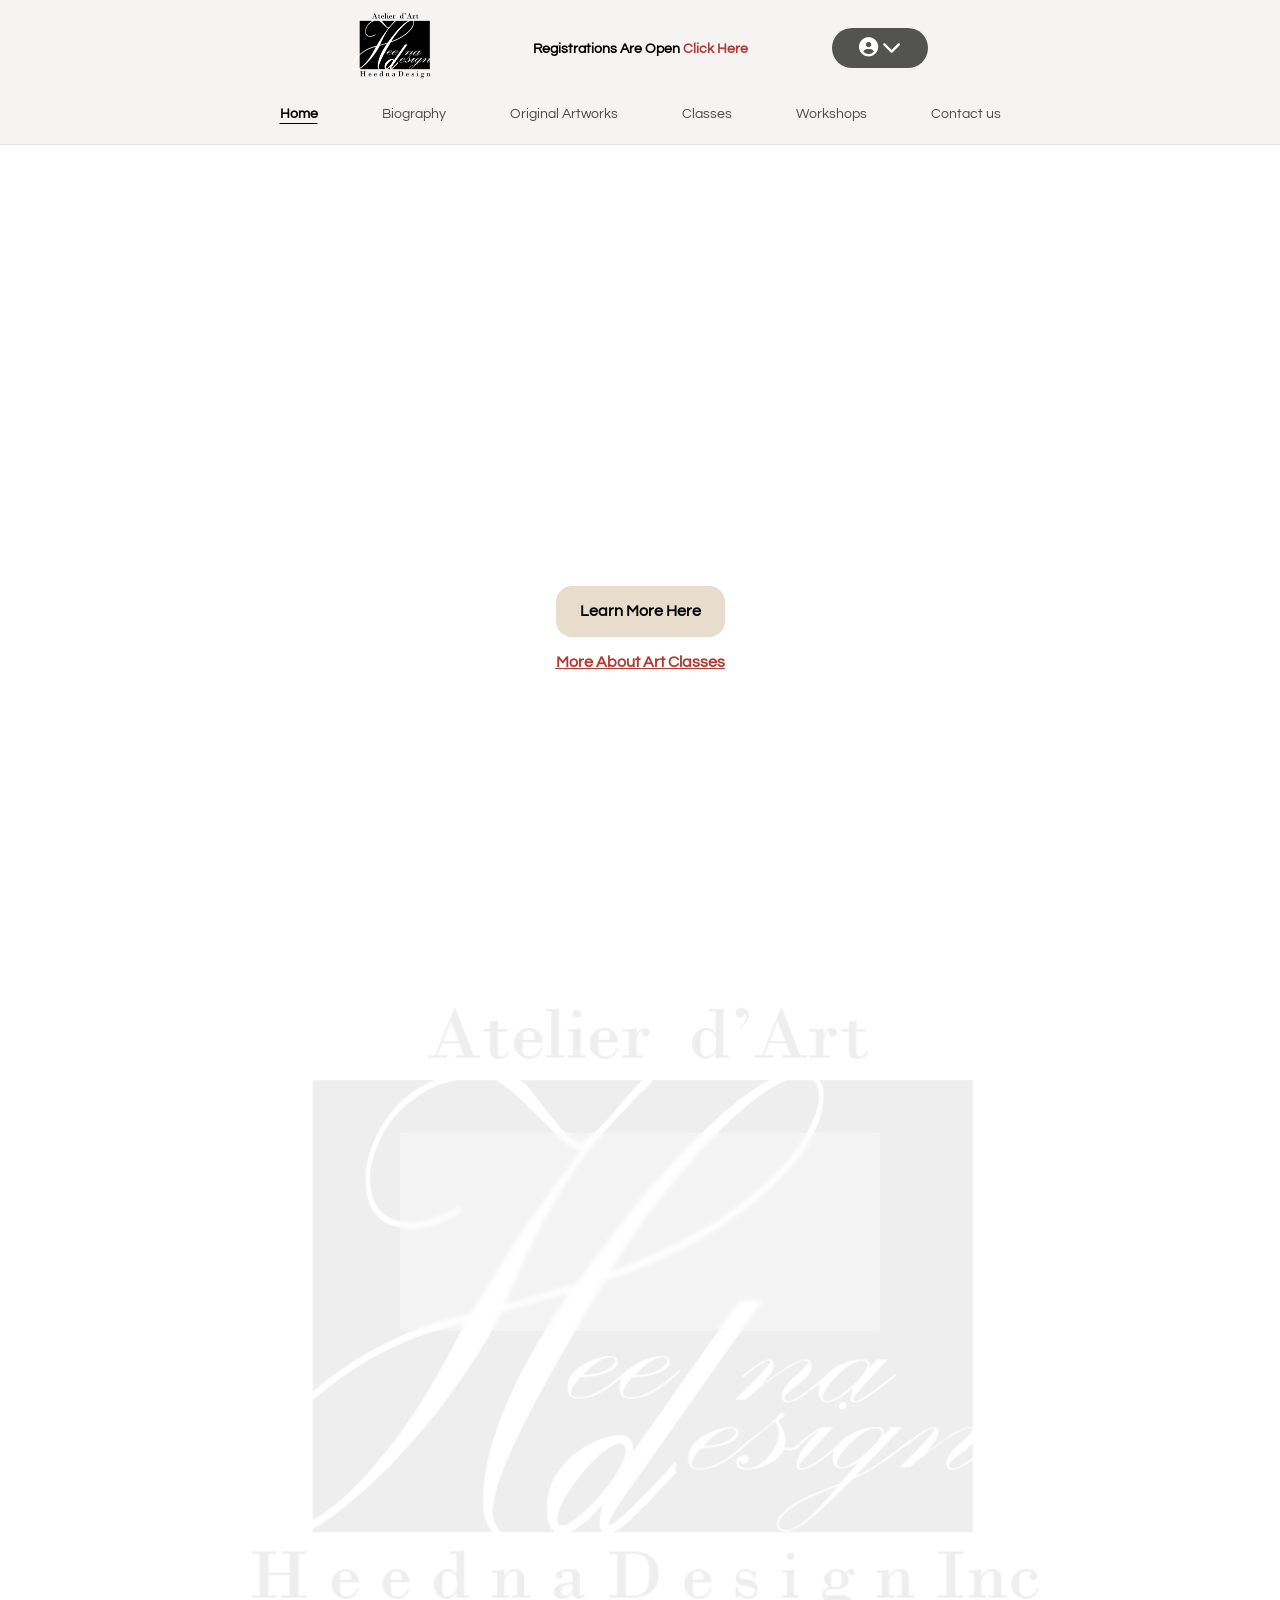
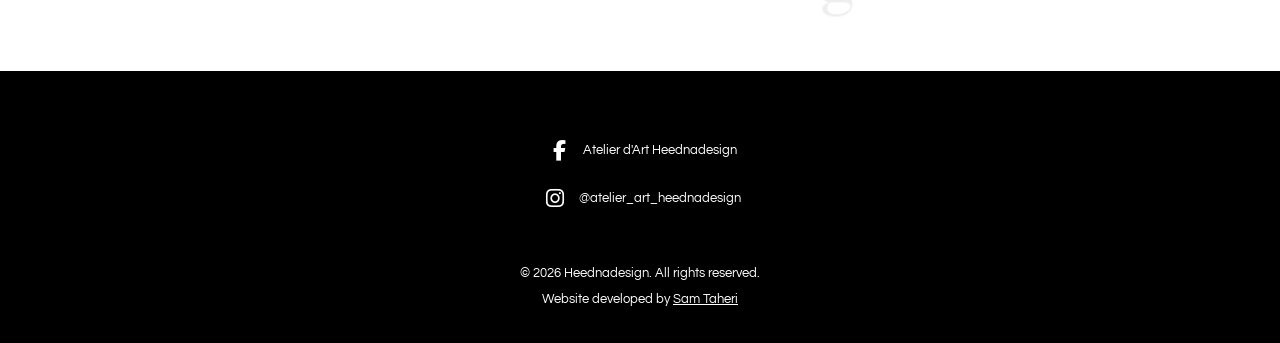
<file: index.html>
<!DOCTYPE html>
<html lang="en">
<head>
    <meta charset="UTF-8">
    <meta name="viewport" content="width=device-width, initial-scale=1.0">

    <title>Home - Heednadesign</title>

    <link rel="icon" type="image/ico" sizes="48x48" href="images\favicon48.ico">
    <link rel="apple-touch-icon" href="images\logo_apple_touch.png">

    <link rel="stylesheet" href="home-styles.css">
    

    <link rel="preconnect" href="https://fonts.googleapis.com">
    <link rel="preconnect" href="https://fonts.gstatic.com" crossorigin>
    <link href="https://fonts.googleapis.com/css2?family=Inter:ital,opsz,wght@0,14..32,100..900;1,14..32,100..900&family=Questrial&display=swap" rel="stylesheet">
    <link rel="stylesheet" href="https://cdnjs.cloudflare.com/ajax/libs/font-awesome/6.5.2/css/all.min.css">
</head>

<body>
    <header>
        <div class="top">
            <p>
                Registrations Are Open
                <a href="mailto:heednadesign@gmail.com">Click Here</a>
            </p>
            <div class="account">
                <div class="account-icon">
                    <i class="fa-solid fa-circle-user"></i>
                    <i class="fa-solid fa-chevron-down"></i>
                </div>
            </div>

            <div>
                <button class="menu-button" type="button">
                     <i class="fa-solid fa-bars"></i>
                </button>
            </div>
            <div class="small-logo">
                <a href="index.html"><img class="non-draggable" src="images\logo.png" alt="Heednadesign Navbar Logo"></a>
            </div>
        </div>

        <nav>
            <ul class="nav-links">
                <li><a href="index.html" class="nav-hover-current">Home</a></li>
                <li><a href="biography.html">Biography</a></li>
                <li><a href="artworks.html">Original Artworks</a></li>
                <li class="dropdown"><a>Classes</a>
                    <ul class="dropdown-menu">
                        <li><a href="kids-classes.html">Kids Drawing/Painting</a></li>
                        <li><a href="adult-classes.html">Adults Drawing/Painting</a></li>
                    </ul>
                </li>
                <li><a href="workshops.html">Workshops</a></li>
                <li><a href="contact.html">Contact us</a></li>
            </ul> 
        </nav>
    </header>

    <main style="padding:0;">

        <section class="hero">
            <video class="background-video" autoplay muted loop playsinline>
                <source src="videos\paintingintroclip_1.mp4" type="video/mp4">
            </video>
            <div id="intro-box-video">
                Heednadesign
                <a class="home-button" href="artworks.html">Learn More Here</a>
                <a href="kids-classes.html">
                    <p class="link-courses">More About Art Classes</p>
                </a>
            </div>

        </section>

        <div class="page">
                <section class="home-box">
                    <div class="logo">
                        <img class ="non-draggable" src="images\logotransparent.png" alt="Heednadesign Background Logo">
                        <div id="intro-box">
                            Painting, to me, is a delicate window — a quiet
                            opening of the soul, through which the world
                            reveals itself in colors that feel like love, and lines
                            that whisper only truth.
                        </div>
                    </div>
                </section>
        </div>
    </main>

    

    <footer>
        <div class="social">
            
            <div class="social-line">
                <a href="https://www.facebook.com/people/Atelier-dArt-Heednadesign/100063450236830/" target="_blank">
                <i class="fa-brands fa-facebook-f facebook"></i>
                <span>Atelier d'Art Heednadesign</span>
                </a>
            </div>

            <a href="https://www.instagram.com/atelier_art_heednadesign" target="_blank">
            <div class="social-line">
                <i class="fa-brands fa-instagram instagram"></i>
                <span>@atelier_art_heednadesign</span>
            </a>
            </div>
        </div>

        <div class="copyright">
            <p>© 2026 Heednadesign. All rights reserved.</p>
            <p>Website developed by
                <a href="https://sam-taheri.com/" target="_blank" style="text-decoration: underline;">Sam Taheri</a>
            </p>
        </div>
    </footer>
    <script src="animations.js"></script>
</body>
</html>
</file>
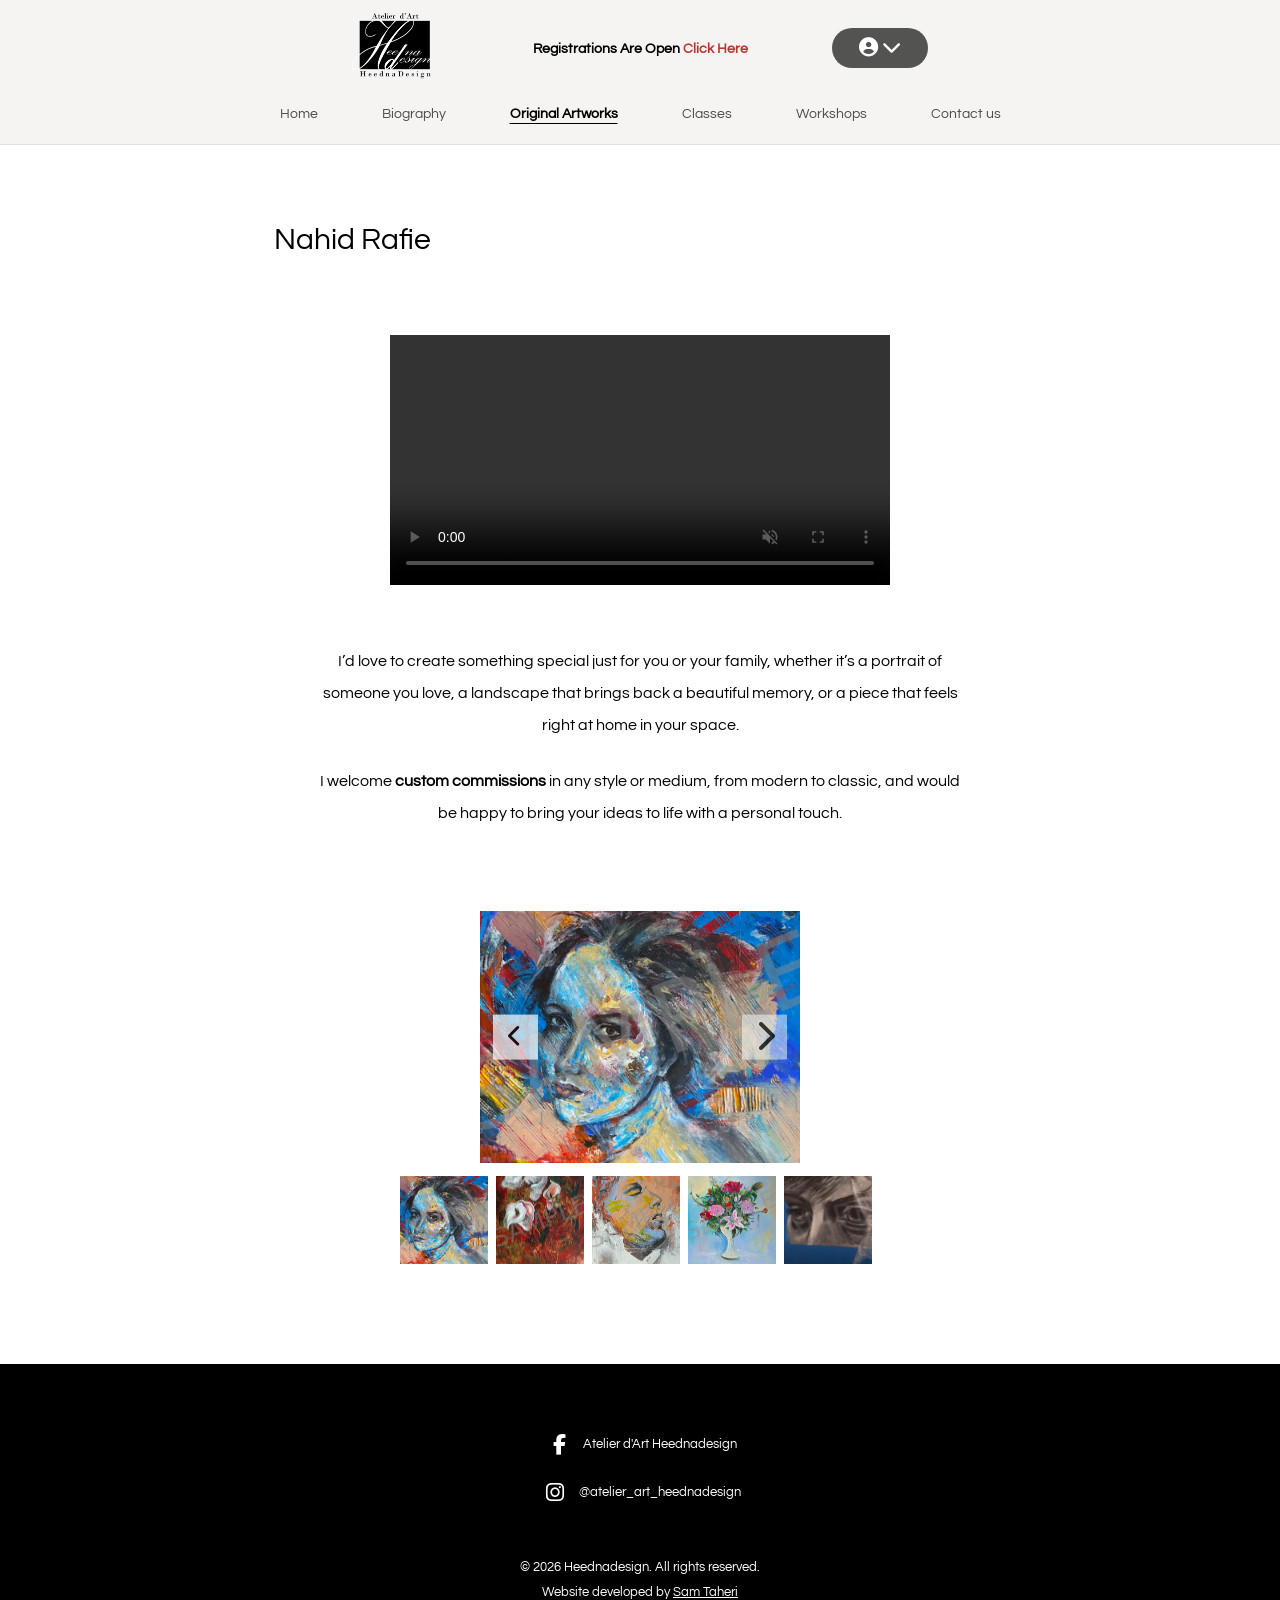
<file: artworks.html>
<!DOCTYPE html>
<html lang="en">
<head>
    <meta charset="UTF-8">
    <meta name="viewport" content="width=device-width, initial-scale=1.0">

    <title>Artworks - Heednadesign</title>

    <link rel="icon" type="image/ico" sizes="48x48" href="images\favicon48.ico">
    <link rel="apple-touch-icon" href="images\logo_apple_touch.png">

    <link rel="stylesheet" href="home-styles.css">
    <link rel="stylesheet" href="bio-styles.css">
    <link rel="stylesheet" href="kids-styles.css">

    <link rel="preconnect" href="https://fonts.googleapis.com">
    <link rel="preconnect" href="https://fonts.gstatic.com" crossorigin>
    <link href="https://fonts.googleapis.com/css2?family=Inter:ital,opsz,wght@0,14..32,100..900;1,14..32,100..900&family=Questrial&display=swap" rel="stylesheet">
    <link rel="stylesheet" href="https://cdnjs.cloudflare.com/ajax/libs/font-awesome/6.5.2/css/all.min.css">
</head>

<body>
    <header>
        <div class="top">
            <p>
                Registrations Are Open
                <a href="mailto:heednadesign@gmail.com">Click Here</a>
            </p>
            <div class="account">
                <div class="account-icon">
                    <i class="fa-solid fa-circle-user"></i>
                    <i class="fa-solid fa-chevron-down"></i>
                </div>
            </div>

            <div>
                <button class="menu-button" type="button">
                     <i class="fa-solid fa-bars"></i>
                </button>
            </div>
            <div class="small-logo">
                <a href="index.html"><img class="non-draggable" src="images\logo.png" alt="Heednadesign Navbar Logo"></a>
            </div>
        </div>

        <nav>
            <ul class="nav-links">
                <li><a href="index.html">Home</a></li>
                <li><a href="biography.html">Biography</a></li>
                <li><a href="artworks.html" class="nav-hover-current">Original Artworks</a></li>
                <li class="dropdown"><a>Classes</a>
                    <ul class="dropdown-menu">
                        <li><a href="kids-classes.html">Kids Drawing/Painting</a></li>
                        <li><a href="adult-classes.html">Adults Drawing/Painting</a></li>
                    </ul>
                </li>
                <li><a href="workshops.html">Workshops</a></li>
                <li><a href="contact.html">Contact us</a></li>
            </ul> 
        </nav>
    </header>

    <main>
        <p class="custom-text-box" style="margin-top: 2rem">Nahid Rafie</p>
        <div class="content">
            <video width="500px" controls autoplay muted>
                <source src="videos\paintingclip_1.mp4" type="video/mp4">
            </video>
            <div class="small-box" style="margin-top:2rem;">I’d love to create something special just for you or your family, 
                whether it’s a portrait of someone you love, a landscape that brings back a beautiful memory, 
                or a piece that feels right at home in your space.</div>
                <div class="small-box">I welcome <strong>custom commissions</strong> in any style or medium, 
                from modern to classic, and would be happy to bring your ideas to life with a personal touch.</div>

            <section class="artwork-slideshow">
                <div class="slideshow">
                    <div class="slideshow-main">
                        <img class="slide active" src="images\IMG_0707.png" alt="Nahid Rafie Artwork 1">
                        <img class="slide" src="images\IMG_0711.png" alt="Nahid Rafie Artwork 2">
                        <img class="slide" src="images\IMG_0709.png" alt="Nahid Rafie Artwork 3">
                        <img class="slide" src="images\IMG_0703.png" alt="Nahid Rafie Artwork 4">
                        <img class="slide" src="images\IMG_0715.png" alt="Nahid Rafie Artwork 5">
                        <img class="slide" src="images\IMG_0718.png" alt="Nahid Rafie Artwork 6">
                        <img class="slide" src="images\IMG_8414.png" alt="Nahid Rafie Artwork 7">

                        <button class="back-arrow" onclick="manualPrev()">
                            <i class="fa-solid fa-chevron-left"></i>
                        </button>

                        <button class="next-arrow" onclick="manualNext()">
                            <i class="fa-solid fa-chevron-right"></i>
                        </button>
                    </div>

                    <div class="thumbnail-window">
                        <div class="slideshow-thumbnails">
                            <img class="non-draggable" src="images\IMG_0707.png" alt="Nahid Rafie Artwork Thumbnail 1" onclick="selectSlide(0)">
                            <img class="non-draggable" src="images\IMG_0711.png" alt="Nahid Rafie Artwork Thumbnail 2" onclick="selectSlide(1)">
                            <img class="non-draggable" src="images\IMG_0709.png" alt="Nahid Rafie Artwork Thumbnail 3" onclick="selectSlide(2)">
                            <img class="non-draggable" src="images\IMG_0703.png" alt="Nahid Rafie Artwork Thumbnail 4" onclick="selectSlide(3)">
                            <img class="non-draggable" src="images\IMG_0715.png" alt="Nahid Rafie Artwork Thumbnail 5" onclick="selectSlide(4)">
                            <img class="non-draggable" src="images\IMG_0718.png" alt="Nahid Rafie Artwork Thumbnail 6" onclick="selectSlide(5)">
                            <img class="non-draggable" src="images\IMG_8414.png" alt="Nahid Rafie Artwork Thumbnail 7" onclick="selectSlide(6)">
                        </div>
                    </div>
                </div>
                <br>
            </section>
        </div>

    </main>

    <footer>
        <div class="social">
            
            <div class="social-line">
                <a href="https://www.facebook.com/people/Atelier-dArt-Heednadesign/100063450236830/" target="_blank">
                <i class="fa-brands fa-facebook-f facebook"></i>
                <span>Atelier d'Art Heednadesign</span>
                </a>
            </div>

            <a href="https://www.instagram.com/atelier_art_heednadesign" target="_blank">
            <div class="social-line">
                <i class="fa-brands fa-instagram instagram"></i>
                <span>@atelier_art_heednadesign</span>
            </a>
            </div>
        </div>

        <div class="copyright">
            <p>© 2026 Heednadesign. All rights reserved.</p>
            <p>Website developed by
                <a href="https://sam-taheri.com/" target="_blank" style="text-decoration: underline;">Sam Taheri</a>
            </p>
        </div>
    </footer>

    <script src="slideshow.js"></script>
    <script src="animations.js"></script>
</body>
</html>
</file>
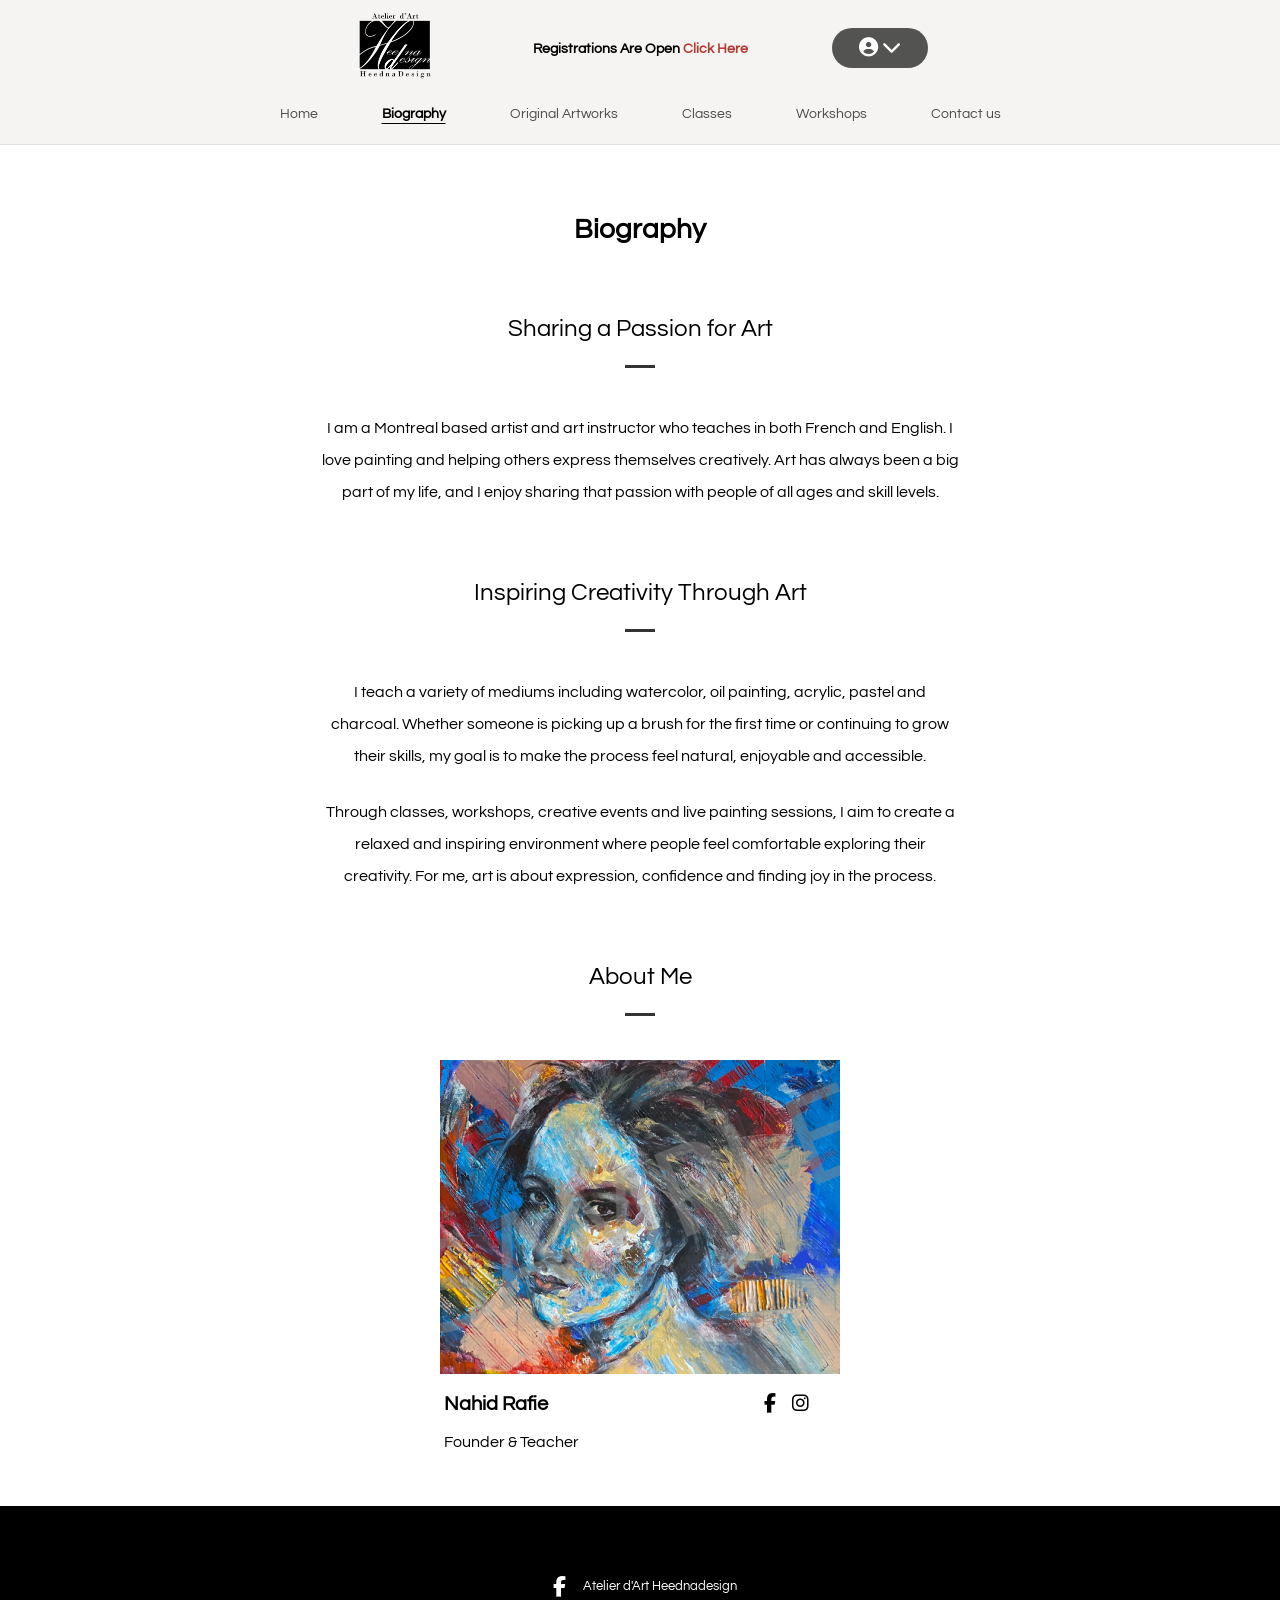
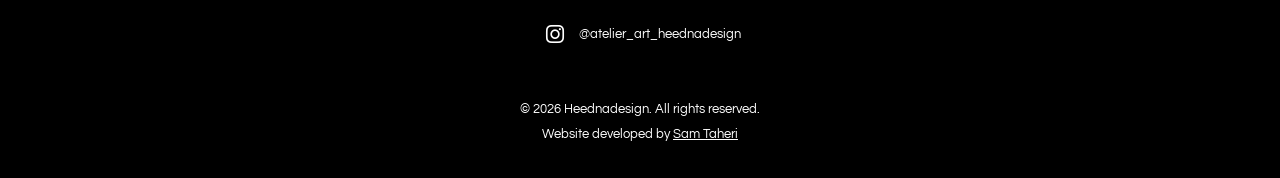
<file: biography.html>
<!DOCTYPE html>
<html lang="en">
<head>
    <meta charset="UTF-8">
    <meta name="viewport" content="width=device-width, initial-scale=1.0">

    <title>Biography - Heednadesign</title>

    <link rel="icon" type="image/ico" sizes="48x48" href="images\favicon48.ico">
    <link rel="apple-touch-icon" href="images\logo_apple_touch.png">

    <link rel="stylesheet" href="home-styles.css">
    <link rel="stylesheet" href="bio-styles.css">

    <link rel="preconnect" href="https://fonts.googleapis.com">
    <link rel="preconnect" href="https://fonts.gstatic.com" crossorigin>
    <link href="https://fonts.googleapis.com/css2?family=Inter:ital,opsz,wght@0,14..32,100..900;1,14..32,100..900&family=Questrial&display=swap" rel="stylesheet">
    <link rel="stylesheet" href="https://cdnjs.cloudflare.com/ajax/libs/font-awesome/6.5.2/css/all.min.css">
</head>

<body>
    <header>
        <div class="top">
            <p>
                Registrations Are Open
                <a href="mailto:heednadesign@gmail.com">Click Here</a>
            </p>
            <div class="account">
                <div class="account-icon">
                    <i class="fa-solid fa-circle-user"></i>
                    <i class="fa-solid fa-chevron-down"></i>
                </div>
            </div>

            <div>
                <button class="menu-button" type="button">
                     <i class="fa-solid fa-bars"></i>
                </button>
            </div>
            <div class="small-logo">
                <a href="index.html"><img class="non-draggable" src="images\logo.png" alt="Heednadesign Navbar Logo"></a>
            </div>
        </div>

        <nav>
            <ul class="nav-links">
                <li><a href="index.html">Home</a></li>
                <li><a href="biography.html" class="nav-hover-current">Biography</a></li>
                <li><a href="artworks.html">Original Artworks</a></li>
                <li class="dropdown"><a>Classes</a>
                    <ul class="dropdown-menu">
                        <li><a href="kids-classes.html">Kids Drawing/Painting</a></li>
                        <li><a href="adult-classes.html">Adults Drawing/Painting</a></li>
                    </ul>
                </li>
                <li><a href="workshops.html">Workshops</a></li>
                <li><a href="contact.html">Contact us</a></li>
            </ul> 
        </nav>
    </header>

    <main>
        <section class="biography-section">
            <h1>Biography</h1>
            <p class="sub">Sharing a Passion for Art</p>
            <div class="small-line"></div>

            <div class="small-box">
                I am a Montreal based artist and art instructor who teaches in both French and English. 
                I love painting and helping others express themselves creatively. 
                Art has always been a big part of my life, and I enjoy sharing that passion with people of all ages and skill levels.
            </div>

            <p class="sub">Inspiring Creativity Through Art</p>
            <div class="small-line"></div>

            <div class="small-box">
                I teach a variety of mediums including watercolor, oil painting, acrylic, pastel and charcoal. 
                Whether someone is picking up a brush for the first time or continuing to grow their skills, my goal is to make the process feel natural, enjoyable and accessible.
            </div>

            <div class="small-box">
                Through classes, workshops, creative events and live painting sessions, I aim to create a relaxed and inspiring environment where people feel comfortable exploring their creativity. 
                For me, art is about expression, confidence and finding joy in the process.
            </div>

             <p class="sub">About Me</p>
            <div class="small-line"></div>
            <img class="bio-img non-draggable" src="images\IMG_0707.png" alt="Nahid Rafie Profile Picture">
            <div class="social-box">
                <div class="social-top">
                    <p class="social-box-title">Nahid Rafie</p>
                    <div class="social-icons">
                        <a href="https://www.facebook.com/people/Atelier-dArt-Heednadesign/100063450236830/" target="_blank"><i class="fa-brands fa-facebook-f"></i></a>
                        <a href="https://www.instagram.com/atelier_art_heednadesign" target="_blank"><i class="fa-brands fa-instagram"></i></a>
                    </div>
                </div>
                <p class="social-box-text">Founder & Teacher</p>
            </div>
            <br>
            <br>
        </section>

    </main>

    <footer>
        <div class="social">
            
            <div class="social-line">
                <a href="https://www.facebook.com/people/Atelier-dArt-Heednadesign/100063450236830/" target="_blank">
                <i class="fa-brands fa-facebook-f facebook"></i>
                <span>Atelier d'Art Heednadesign</span>
                </a>
            </div>

            <a href="https://www.instagram.com/atelier_art_heednadesign" target="_blank">
            <div class="social-line">
                <i class="fa-brands fa-instagram instagram"></i>
                <span>@atelier_art_heednadesign</span>
            </a>
            </div>
        </div>

        <div class="copyright">
            <p>© 2026 Heednadesign. All rights reserved.</p>
            <p>Website developed by
                <a href="https://sam-taheri.com/" target="_blank" style="text-decoration: underline;">Sam Taheri</a>
            </p>
        </div>
    </footer>
    <script src="animations.js"></script>
</body>
</html>
</file>
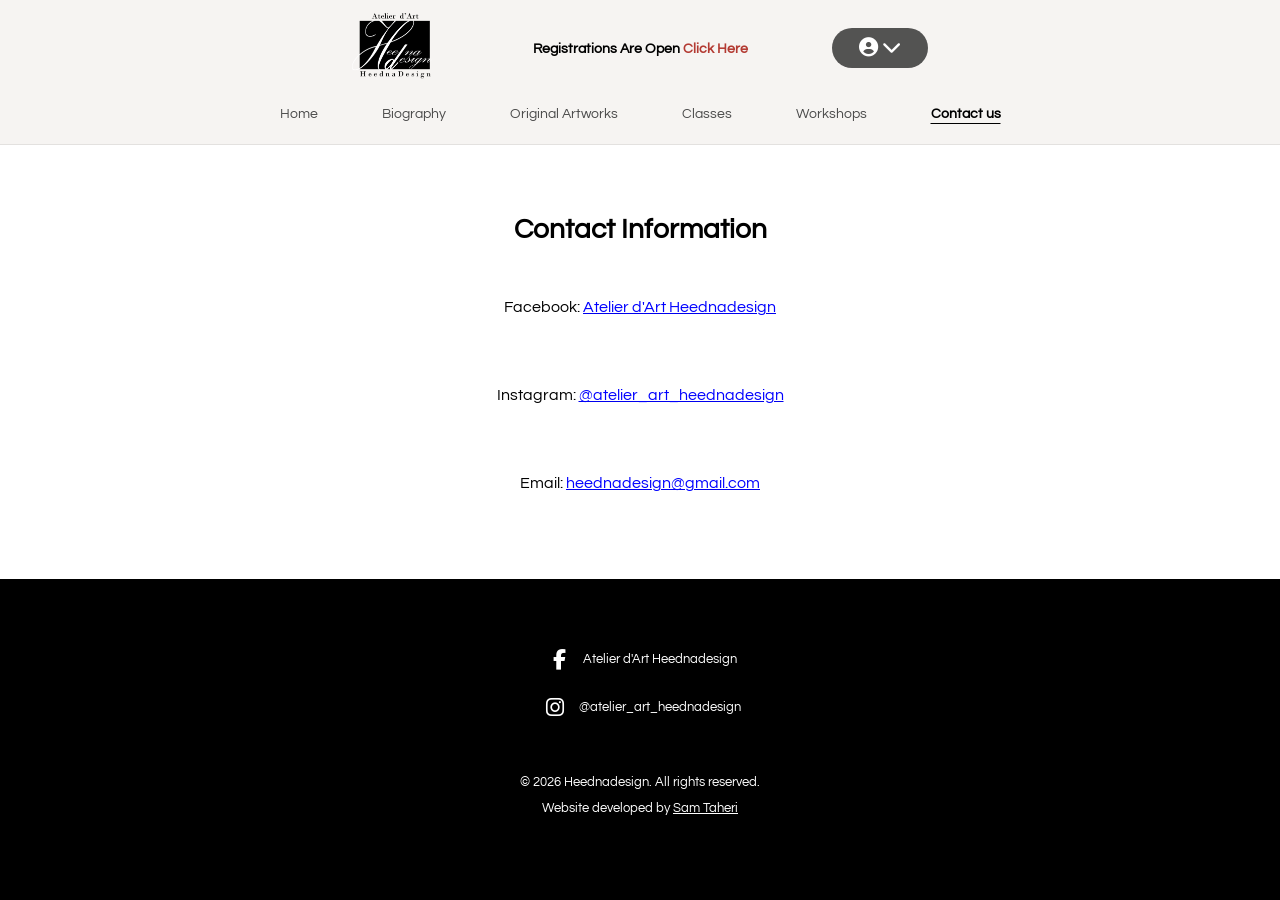
<file: contact.html>
<!DOCTYPE html>
<html lang="en">
<head>
    <meta charset="UTF-8">
    <meta name="viewport" content="width=device-width, initial-scale=1.0">

    <title>Contact Us - Heednadesign</title>

    <link rel="icon" type="image/ico" sizes="48x48" href="images\favicon48.ico">
    <link rel="apple-touch-icon" href="images\logo_apple_touch.png">

    <link rel="stylesheet" href="home-styles.css">
    <link rel="stylesheet" href="bio-styles.css">

    <link rel="preconnect" href="https://fonts.googleapis.com">
    <link rel="preconnect" href="https://fonts.gstatic.com" crossorigin>
    <link href="https://fonts.googleapis.com/css2?family=Inter:ital,opsz,wght@0,14..32,100..900;1,14..32,100..900&family=Questrial&display=swap" rel="stylesheet">
    <link rel="stylesheet" href="https://cdnjs.cloudflare.com/ajax/libs/font-awesome/6.5.2/css/all.min.css">
</head>

<body>
    <header>
        <div class="top">
            <p>
                Registrations Are Open
                <a href="mailto:heednadesign@gmail.com">Click Here</a>
            </p>
            <div class="account">
                <div class="account-icon">
                    <i class="fa-solid fa-circle-user"></i>
                    <i class="fa-solid fa-chevron-down"></i>
                </div>
            </div>

            <div>
                <button class="menu-button" type="button">
                     <i class="fa-solid fa-bars"></i>
                </button>
            </div>
            <div class="small-logo">
                <a href="index.html"><img class="non-draggable" src="images\logo.png"></a>
            </div>
        </div>

        <nav>
            <ul class="nav-links">
                <li><a href="index.html">Home</a></li>
                <li><a href="biography.html">Biography</a></li>
                <li><a href="artworks.html">Original Artworks</a></li>
                <li class="dropdown"><a>Classes</a>
                    <ul class="dropdown-menu">
                        <li><a href="kids-classes.html">Kids Drawing/Painting</a></li>
                        <li><a href="adult-classes.html">Adults Drawing/Painting</a></li>
                    </ul>
                </li>
                <li><a href="workshops.html">Workshops</a></li>
                <li><a href="contact.html" class="nav-hover-current">Contact us</a></li>
            </ul> 
        </nav>
    </header>

    <main>
        <section class="contact-section">
            <h1>Contact Information</h1>
            <div class="small-box" style="padding-bottom: 2rem;">
                Facebook:
                <a href="https://www.facebook.com/people/Atelier-dArt-Heednadesign/100063450236830/" target="_blank">
                <span class="url">Atelier d'Art Heednadesign</span></a>
            </div>
            <div class="small-box" style="padding-bottom: 2rem;">
                Instagram: 
                <a href="https://www.instagram.com/atelier_art_heednadesign" target="_blank">
                <span class="url">@atelier_art_heednadesign</span></a>
            </div>
            <div class="small-box" style="padding-bottom: 5rem;">
                Email: 
                <a href="mailto:heednadesign@gmail.com" target="_blank">
                <span class="url">heednadesign@gmail.com</span></a>
            </div>


        </section>

    </main>

    <footer>
        <div class="social">
            
            <div class="social-line">
                <a href="https://www.facebook.com/people/Atelier-dArt-Heednadesign/100063450236830/" target="_blank">
                <i class="fa-brands fa-facebook-f facebook"></i>
                <span>Atelier d'Art Heednadesign</span>
                </a>
            </div>

            <a href="https://www.instagram.com/atelier_art_heednadesign" target="_blank">
            <div class="social-line">
                <i class="fa-brands fa-instagram instagram"></i>
                <span>@atelier_art_heednadesign</span>
            </a>
            </div>
        </div>

        <div class="copyright">
            <p>© 2026 Heednadesign. All rights reserved.</p>
            <p>Website developed by
                <a href="https://sam-taheri.com/" target="_blank" style="text-decoration: underline;">Sam Taheri</a>
            </p>
        </div>
    </footer>
    <script src="animations.js"></script>
</body>
</html>
</file>
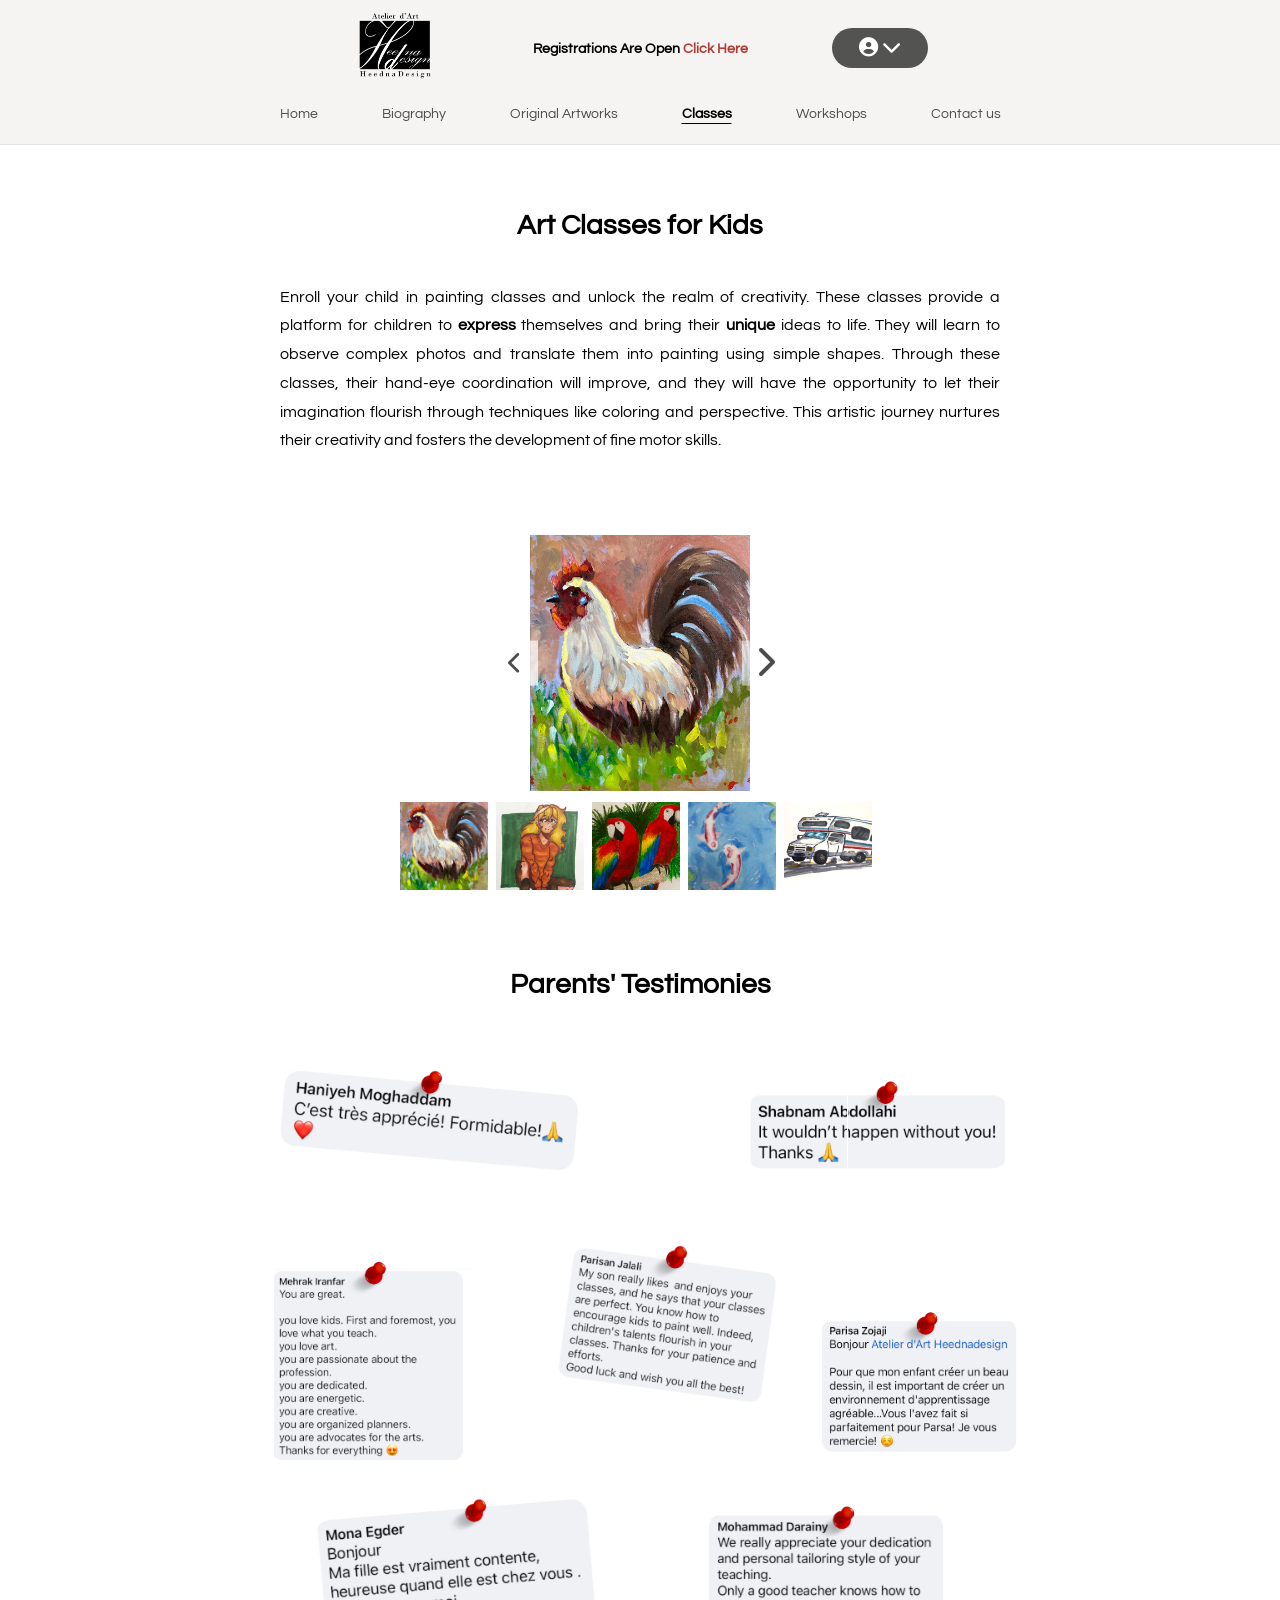
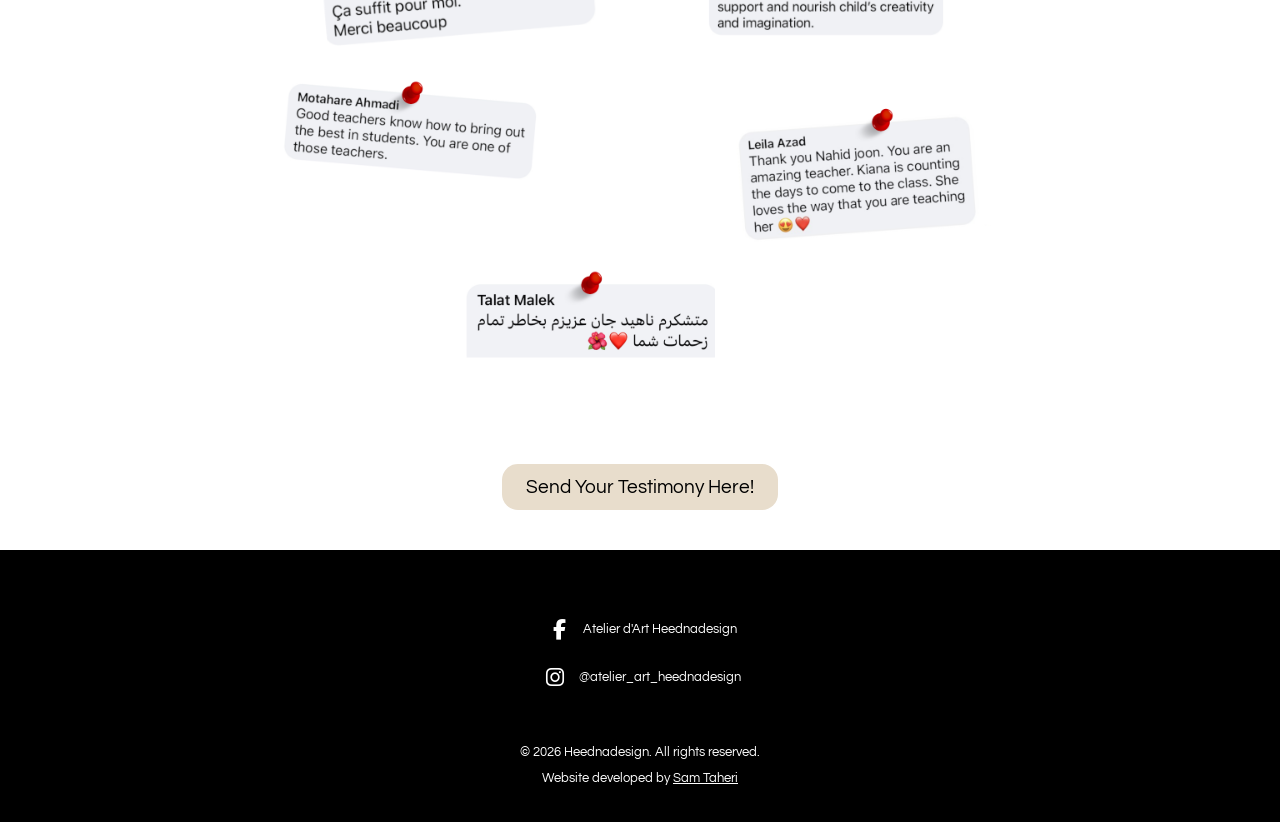
<file: kids-classes.html>
<!DOCTYPE html>
<html lang="en">
<head>
    <meta charset="UTF-8">
    <meta name="viewport" content="width=device-width, initial-scale=1.0">

    <title>Kids Classes - Heednadesign</title>

    <link rel="icon" type="image/ico" sizes="48x48" href="images\favicon48.ico">
    <link rel="apple-touch-icon" href="images\logo_apple_touch.png">

    <link rel="stylesheet" href="home-styles.css">
    <link rel="stylesheet" href="kids-styles.css">

    <link rel="preconnect" href="https://fonts.googleapis.com">
    <link rel="preconnect" href="https://fonts.gstatic.com" crossorigin>
    <link href="https://fonts.googleapis.com/css2?family=Inter:ital,opsz,wght@0,14..32,100..900;1,14..32,100..900&family=Questrial&display=swap" rel="stylesheet">
    <link rel="stylesheet" href="https://cdnjs.cloudflare.com/ajax/libs/font-awesome/6.5.2/css/all.min.css">
</head>

<body>
    <header>
        <div class="top">
            <p>
                Registrations Are Open
                <a href="mailto:heednadesign@gmail.com">Click Here</a>
            </p>
            <div class="account">
                <div class="account-icon">
                    <i class="fa-solid fa-circle-user"></i>
                    <i class="fa-solid fa-chevron-down"></i>
                </div>
            </div>

            <div>
                <button class="menu-button" type="button">
                     <i class="fa-solid fa-bars"></i>
                </button>
            </div>
            <div class="small-logo">
                <a href="index.html"><img class="non-draggable" src="images\logo.png" alt="Heednadesign Navbar Logo"></a>
            </div>
        </div>
        <nav>
            <ul class="nav-links">
                <li><a href="index.html">Home</a></li>
                <li><a href="biography.html">Biography</a></li>
                <li><a href="artworks.html">Original Artworks</a></li>
                <li class="dropdown"><a class="nav-hover-current">Classes</a>
                    <ul class="dropdown-menu">
                        <li><a href="kids-classes.html" class="nav-hover-current">Kids Drawing/Painting</a></li>
                        <li><a href="adult-classes.html">Adults Drawing/Painting</a></li>
                    </ul>
                </li>
                <li><a href="workshops.html">Workshops</a></li>
                <li><a href="contact.html">Contact us</a></li>
            </ul> 
        </nav>
    </header>

    <main>
        <h1>Art Classes for Kids</h1>
        <section class="kids-description">
            <div class="text-box">
                Enroll your child in painting classes and unlock the realm of creativity. 
                These classes provide a platform for children to <strong>express</strong> themselves and bring their <strong>unique</strong> ideas to life. 
                They will learn to observe complex photos and translate them into painting using simple shapes. 
                Through these classes, their hand-eye coordination will improve, and they will have the opportunity to let their imagination flourish through techniques like coloring and perspective. 
                This artistic journey nurtures their creativity and fosters the development of fine motor skills.
            </div>
        </section>

        <section class="slideshow-section">
            <div class="slideshow">
                <div class="slideshow-main">
                    <img class="slide active" src="images\rooster.jpeg" alt="rooster kids artwork">
                    <img class="slide" src="images\anime.jpeg" alt="anime kids artwork"> 
                    <img class="slide" src="images\toucan.png" alt="toucan kids artwork">
                    <img class="slide" src="images\fish.jpeg" alt="fish kids artwork">
                    <img class="slide" src="images\RV.jpeg" alt="RV kids artwork">
                    <img class="slide" src="images\deer.jpg" alt="deer kids artwork">
                    <img class="slide" src="images\galaxy2.jpeg" alt="galaxy kids artwork">
                    <img class="slide" src="images\panda.jpg" alt="panda kids artwork">
                    <img class="slide" src="images\heart.png" alt="heart kids artwork">
                    <img class="slide" src="images\house.jpeg" alt="house kids artwork">
                    <img class="slide" src="images\galaxy.jpeg" alt="galaxy kids artwork">
                    <img class="slide" src="images\perro2.png" alt="parrot kids artwork">

                    <button class="back-arrow" onclick="manualPrev()">
                        <i class="fa-solid fa-chevron-left"></i>
                    </button>

                    <button class="next-arrow" onclick="manualNext()">
                        <i class="fa-solid fa-chevron-right"></i>
                    </button>
                </div>

                <div class="thumbnail-window">
                    <div class="slideshow-thumbnails">
                        <img class="non-draggable" src="images\rooster.jpeg" alt="rooster kids thumbnail" onclick="selectSlide(0)">
                        <img class="non-draggable" src="images\anime.jpeg" alt="anime kids thumbnail" onclick="selectSlide(1)">
                        <img class="non-draggable" src="images\toucan.png" alt="toucan kids thumbnail" onclick="selectSlide(2)">
                        <img class="non-draggable" src="images\fish.jpeg" alt="fish kids thumbnail" onclick="selectSlide(3)">
                        <img class="non-draggable" src="images\RV.jpeg" alt="RV kids thumbnail" onclick="selectSlide(4)">
                        <img class="non-draggable" src="images\deer.jpg" alt="deer kids thumbnail" onclick="selectSlide(5)">
                        <img class="non-draggable" src="images\galaxy2.jpeg" alt="galaxy kids thumbnail" onclick="selectSlide(6)">
                        <img class="non-draggable" src="images\panda.jpg" alt="panda kids thumbnail" onclick="selectSlide(7)">
                        <img class="non-draggable" src="images\heart.png" alt="heart kids thumbnail" onclick="selectSlide(8)">
                        <img class="non-draggable" src="images\house.jpeg" alt="house kids thumbnail" onclick="selectSlide(9)">
                        <img class="non-draggable" src="images\galaxy.jpeg" alt="galaxy kids thumbnail" onclick="selectSlide(10)">
                        <img class="non-draggable" src="images\perro2.png" alt="parrot kids thumbnail" onclick="selectSlide(11)">

                    </div>
                </div>
            </div>
        </section>

        <h1>Parents' Testimonies</h1>
        <section class="parent-testimony-section">
            <div class="testimony-animation">
                <img class="testimony-images non-draggable" src="images\testimony_kids1.png" alt="parents' testimony image group 1">
            </div>

            <div class="testimony-animation">
                <img class="testimony-images non-draggable" src="images\testimony_kids2.png" alt="parents' testimony image group 2">
            </div>

            <div class="testimony-animation">
                <img class="testimony-images non-draggable" src="images\testimony_kids3.png" alt="parents' testimony image group 3">
            </div>

            <div class="testimony-animation">
                <img class="testimony-images non-draggable" src="images\testimony_kids4.png" alt="parents' testimony image group 4">
                <a href="mailto:heednadesign@gmail.com" class="testimony-button">Send Your Testimony Here!</a>
                <br>
                <br>
            </div>
        

        </section>
    </main>


    <footer>
        <div class="social">
            
            <div class="social-line">
                <a href="https://www.facebook.com/people/Atelier-dArt-Heednadesign/100063450236830/" target="_blank">
                <i class="fa-brands fa-facebook-f facebook"></i>
                <span>Atelier d'Art Heednadesign</span>
                </a>
            </div>

            <a href="https://www.instagram.com/atelier_art_heednadesign" target="_blank">
            <div class="social-line">
                <i class="fa-brands fa-instagram instagram"></i>
                <span>@atelier_art_heednadesign</span>
            </a>
            </div>
        </div>

        <div class="copyright">
            <p>© 2026 Heednadesign. All rights reserved.</p>
            <p>Website developed by
                <a href="https://sam-taheri.com/" target="_blank" style="text-decoration: underline;">Sam Taheri</a>
            </p>
        </div>
    </footer>

    <script src="slideshow.js"></script>
    <script src="animations.js"></script>

</body>
</html>
</file>
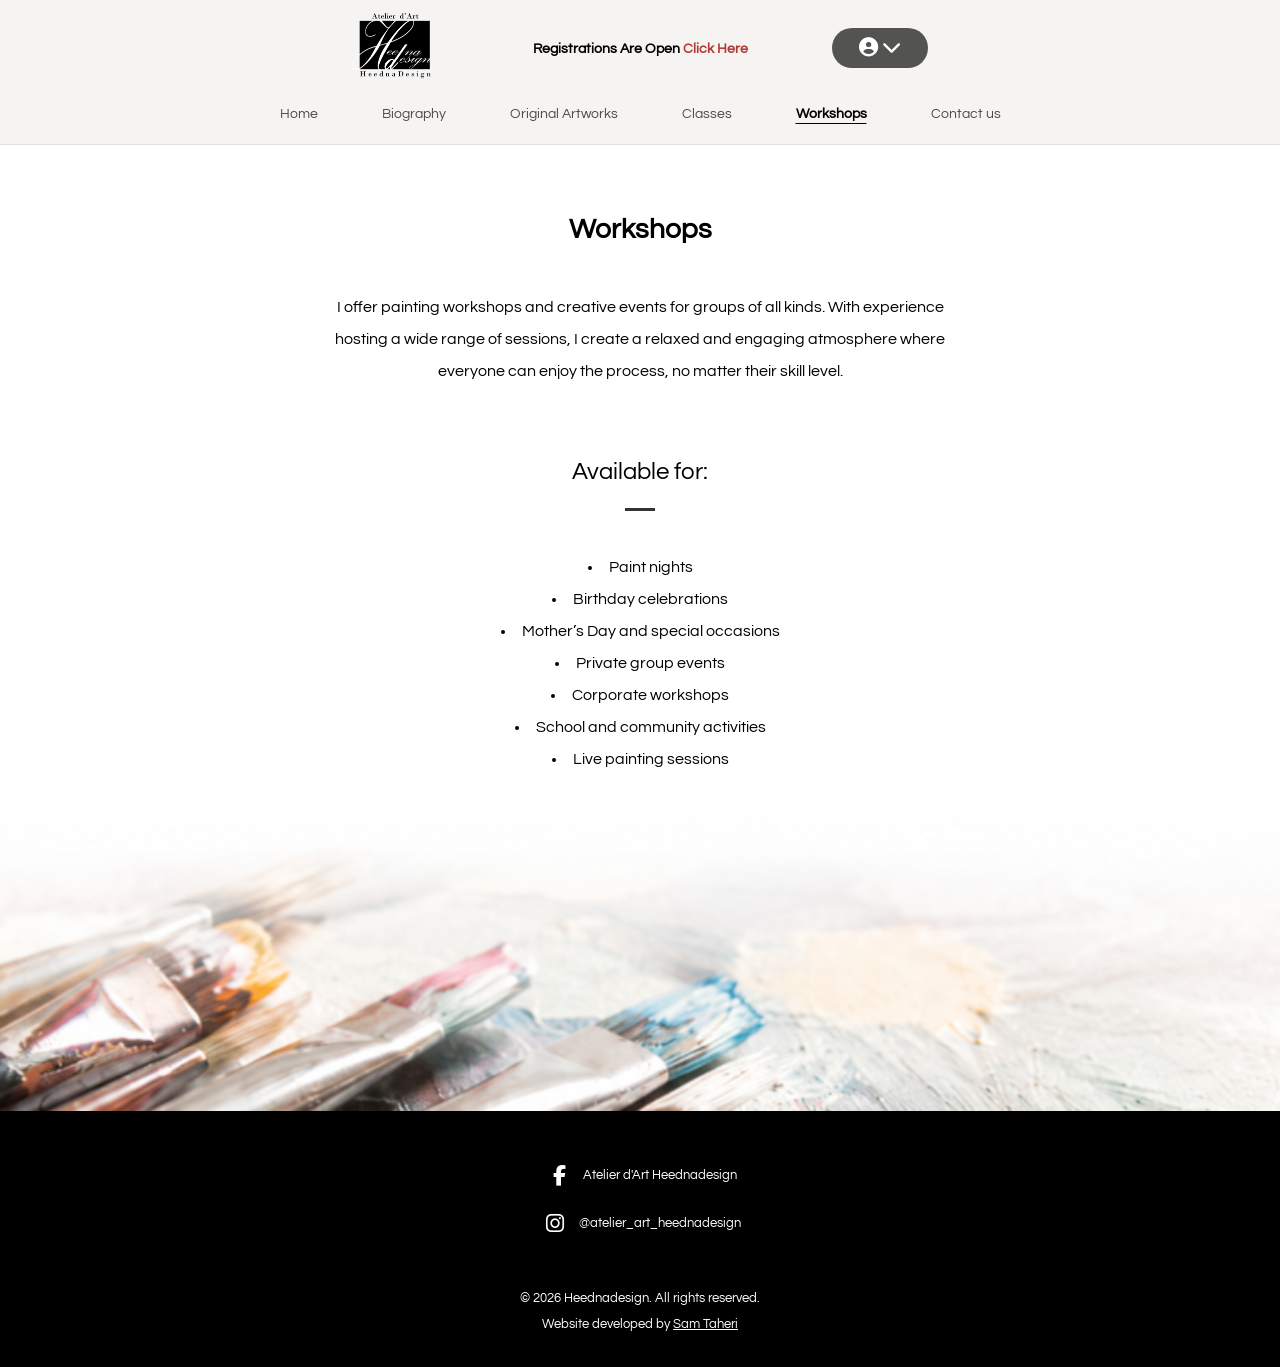
<file: workshops.html>
<!DOCTYPE html>
<html lang="en">
<head>
    <meta charset="UTF-8">
    <meta name="viewport" content="width=device-width, initial-scale=1.0">

    <title>Workshops - Heednadesign</title>

    <link rel="icon" type="image/ico" sizes="48x48" href="images\favicon48.ico">
    <link rel="apple-touch-icon" href="images\logo_apple_touch.png">

    <link rel="stylesheet" href="home-styles.css">
    <link rel="stylesheet" href="bio-styles.css">

    <link rel="preconnect" href="https://fonts.googleapis.com">
    <link rel="preconnect" href="https://fonts.gstatic.com" crossorigin>
    <link href="https://fonts.googleapis.com/css2?family=Inter:ital,opsz,wght@0,14..32,100..900;1,14..32,100..900&family=Questrial&display=swap" rel="stylesheet">
    <link rel="stylesheet" href="https://cdnjs.cloudflare.com/ajax/libs/font-awesome/6.5.2/css/all.min.css">
</head>

<body>
    <header>
        <div class="top">
            <p>
                Registrations Are Open
                <a href="mailto:heednadesign@gmail.com">Click Here</a>
            </p>
            <div class="account">
                <div class="account-icon">
                    <i class="fa-solid fa-circle-user"></i>
                    <i class="fa-solid fa-chevron-down"></i>
                </div>
            </div>

            <div>
                <button class="menu-button" type="button">
                     <i class="fa-solid fa-bars"></i>
                </button>
            </div>
            <div class="small-logo">
                <a href="index.html"><img class="non-draggable" src="images\logo.png" alt="Heednadesign Navbar Logo"></a>
            </div>
        </div>
 
        <nav>
            <ul class="nav-links">
                <li><a href="index.html">Home</a></li>
                <li><a href="biography.html">Biography</a></li>
                <li><a href="artworks.html">Original Artworks</a></li>
                <li class="dropdown"><a>Classes</a>
                    <ul class="dropdown-menu">
                        <li><a href="kids-classes.html">Kids Drawing/Painting</a></li>
                        <li><a href="adult-classes.html">Adults Drawing/Painting</a></li>
                    </ul>
                </li>
                <li><a href="workshops.html" class="nav-hover-current">Workshops</a></li>
                <li><a href="contact.html">Contact us</a></li>
            </ul> 
        </nav>
    </header>

    <main style="padding-bottom: 0rem;">
        <section class="workshop-section">
            <h1>Workshops</h1>
            <div class="small-box">
                I offer painting workshops and creative events for groups of all kinds. 
                With experience hosting a wide range of sessions, I create a relaxed and engaging atmosphere where everyone can enjoy the process, no matter their skill level.
            </div>

            <p class="sub">Available for:</p>
            <div class="small-line" style="margin-bottom: 0;"></div>

            <div class="small-box">
                <ul>
                    <li>Paint nights</li>
                    <li>Birthday celebrations</li>
                    <li>Mother’s Day and special occasions</li>
                    <li>Private group events</li>
                    <li>Corporate workshops</li>
                    <li>School and community activities</li>
                    <li>Live painting sessions</li>
                </ul>
            </div>

            <img src="images\brushes.png" class="custom-img non-draggable" alt="Paintbrushes">

        </section>

    </main>

    <footer style="margin-top: 0;">
        <div class="social">
            
            <div class="social-line">
                <a href="https://www.facebook.com/people/Atelier-dArt-Heednadesign/100063450236830/" target="_blank">
                <i class="fa-brands fa-facebook-f facebook"></i>
                <span>Atelier d'Art Heednadesign</span>
                </a>
            </div>

            <a href="https://www.instagram.com/atelier_art_heednadesign" target="_blank">
            <div class="social-line">
                <i class="fa-brands fa-instagram instagram"></i>
                <span>@atelier_art_heednadesign</span>
            </a>
            </div>
        </div>

        <div class="copyright">
            <p>© 2026 Heednadesign. All rights reserved.</p>
            <p>Website developed by
                <a href="https://sam-taheri.com/" target="_blank" style="text-decoration: underline;">Sam Taheri</a>
            </p>
        </div>
    </footer>
    <script src="animations.js"></script>
</body>
</html>
</file>
<file: home-styles.css>
* {
    box-sizing: border-box;
}


html, body {
    margin: 0;
    padding: 0;
    overflow-x: hidden;
    animation: fadeIn 0.8s ease;
    background: black;
}


body {
    font-family: Questrial, Helvetica, sans-serif;
    font-size: 1.2rem;
    text-align: justify;
}

@keyframes fadeIn {
    from {
        background-color: black;
        opacity: 0;
    }
    to {
        opacity: 1;
    }
}

.non-draggable {
    -webkit-user-drag: none;
    user-select: none;
}

header {
    width: 100%;
    background: rgba(244, 242, 239, 0.8);
    -webkit-backdrop-filter: blur(16px);
    backdrop-filter: blur(16px);
    border-bottom: 1.5px solid rgba(0, 0, 0, 0.08);
    position: fixed;
    top: 0;
    left: 0;
    z-index: 1000;
    overflow: visible;
}

.top {
    height: 6rem;
    position: relative;
    display: flex;
    justify-content: center;
    align-items: center;
}

.top p {
    margin: 0;
    font-size: 0.9rem;
    font-weight: 600;
    white-space: nowrap;
}

.top a {
    color: #b33a32;
    text-decoration: none;
    font-weight: 700;
}

.top a:hover {
    text-decoration: underline;
}

.small-logo {
    position: absolute;
    left: calc(50% - 18rem);
    width: 5rem;
}

.small-logo img {
    width: 100%;
    height: auto;
    display: block;
}

.account {
    position: absolute;
    right: calc(50% - 18rem);
    width: 6rem;
    height: 2.5rem;
    border-radius: 2rem;
    background: rgba(55, 55, 55, 0.85);
    color: white;
    display: flex;
    justify-content: center;
    align-items: center;
    gap: 0.6rem;
}

nav {
    height: 3rem;
    padding-bottom: 1rem;
    position: relative;
    z-index: 1000;
    overflow: visible;

}

nav ul {
    height: 100%;
    width: 54rem;
    max-width: 90%;
    margin: 0 auto;
    padding: 0;
    list-style: none;
    display: flex;
    align-items: center;
    justify-content: center;
    gap:4rem;
}

nav li {
    margin: 0;
    padding: 0;
}

nav a {
    color: #4b4b4b;
    text-decoration: none;
    font-size: 0.9rem;
    font-weight: 500;
    white-space: nowrap;
    position: relative;
}

nav a::after {
    content: "";
    position: absolute;
    left: 0;
    bottom: -3px;
    width: 0;
    height: 1px;
    background: #000000;
    transition: width 0.3s ease;
}

nav a:hover {
    color: #000000;
    font-weight: 600;
}

nav a:hover::after {
    width: 100%;
}


.nav-hover-current {
    color: #000000;
    font-weight: 600;
    text-decoration: underline;
    text-underline-offset: 5px;
}

.url, .url:visited, .url:active {
    color: blue;
}

main {
    width: 100%;
    background: white;
    padding-top: 12rem;
}

.page {
    width: 100%;
    padding-top: 4rem;
}

.home-box {
    padding-top:2rem;
    width: 100%;
    display: flex;
    justify-content: center;
}

.picture {
    position: relative;
    width: 50rem;
    max-width: 90%;
    margin: 0 auto;
}

.logo {
    position: relative;
    width: 50rem;
    max-width: 90%;

}

.logo img {
    width: 100%;
    height: auto;
    display: block;
}

.custom-img{
    display: block;
    width: 100%;
    height: 20rem;
    object-fit: cover;
    margin: 0;
}

#intro-box {
    position: absolute;
    top: 35%;
    left: 50%;
    transform: translate(-50%, -50%);
    width: 30rem;
    max-width: 80%;
    padding: 1.2rem 1.5rem;
    background: rgba(255, 255, 255, 0.3);
    -webkit-backdrop-filter: blur(2px);
    backdrop-filter: blur(2px);
    line-height: 2;
    font-size: 1.25rem;
}

#intro-box-video{
    position: absolute;
    top: 50%;
    left: 50%;
    text-align: center;
    transform: translateX(-50%);
    width: 85%;
    line-height: 1.2;
    font-size: 1rem;
    z-index: 2;
    font-weight:600;
    font-size: 3.75rem;
    color: white;
}

.text-box{
    padding-top:1.5rem;
    width:45rem;
    text-align: justify;
    margin: 0 auto;
    line-height: 1.8;
    font-size: 1rem;
}

.custom-text-box{
    width: fit-content;
    margin: 0 auto;
    text-align: left;
    transform: translateX(-18rem);
    font-size: 1.875rem;
}

footer {
    min-height: 16rem;
    margin-top: 1rem;
    background: black;
    color: white;
    position: relative;
    font-size: 0.8rem;
}

.social {
    width: 25rem;
    position: absolute;
    left: 50%;
    top: 3rem;
    transform: translateX(-50%);
}

.social-line {
    display: flex;
    align-items: center;
    justify-content: center;
    gap: 1rem;
    margin-bottom: 1rem; 
}

.social-line i {
    width: 2rem;
    height: 2rem;
    display: flex;
    justify-content: center;
    align-items: center;
    
    font-size: 1.3rem;
}

.social-line span,.social-line i,.social-line a,.social-line a:visited{
    color: white;
    text-decoration: none;
    display: flex;
    align-items: center;
    justify-content: center;
    gap: 0.5rem;
}


.copyright {
    position: absolute;
    bottom: 1.5rem;
    width: 100%;
    text-align: center;
}

.copyright p {
    margin: 0.8rem;
}

.copyright a{
    text-decoration: none;
    color: white;
}

h1{
    text-align: center;
    font-size: 1.75rem;
}

h2{
    text-align: center; 
    font-size: 1.375rem;
}

.sub{
    text-align: center; 
    font-size: 1.5rem;
    padding-top: 3rem;
}

.small-line {
    width: 30px;
    height: 3px;
    background: #333;
    margin: 20px auto;
    margin-top: 1px;
}

.content{
    padding-top: 5rem;
    justify-self: center;
    text-align: center;
}


/* dropdown menu for classes */

.dropdown {
    position: relative;
    padding-bottom: 0.8rem;
    margin-bottom: -0.8rem;
}

.dropdown-menu {
    position: absolute;
    top: 100%;
    left: 50%;
    transform: translateX(-50%);
    width: auto;
    height: auto;
    min-width: 14rem;
    margin: 0;
    padding: 0.6rem 0;
    visibility: hidden;
    flex-direction: column;
    gap: 0;
    list-style: none;
    background: rgba(255, 255, 255);
    -webkit-backdrop-filter: blur(12px);
    backdrop-filter: blur(12px);
    box-shadow: 0 5px 14px rgba(0, 0, 0, 0.08);
    z-index: 100;
    opacity: 0;
    transition: opacity 0.6s ease;
}

.dropdown-menu.show-dropdown {
    opacity: 1;
    visibility: visible;
}

.dropdown-menu li {
    width: 100%;
}

.dropdown-menu a {
    display: block;
    width: 100%;
    padding: 0.7rem 1rem;
    color: #4b4b4b;
    text-align: center;
    white-space: nowrap;
    transition: color 0.5s ease;
}

.dropdown-menu a:hover {
    color: #000000;
}

.dropdown-menu a::after {
    display: none;
}

.menu-button {
    display: none;
}

.hero {
    position: relative;
    height: 100vh;
    overflow: hidden;
}

.background-video {
    position: absolute;
    width: 100%;
    height: 100%;
    object-fit: cover;
    z-index: 0;

    pointer-events: none;
    user-select: none;

}

.home-button{
    display: block;
    width: fit-content;
    margin: 4rem auto 0;
    padding: 1rem 1.5rem;
    border-radius: 1rem;
    background: #e8ddcc;
    color: black;
    text-decoration: none;
    font-family: inherit;
    transition: 0.3s ease;
    font-size: 1rem;
}

.home-button:hover {
    transform: scale(1.05);
    box-shadow: 0 5px 12px rgba(0, 0, 0, 0.2);
}

.link-courses{
    font-size: 1rem;
    color: #b33a32;
    text-decoration: underline;
    font-weight: 700;
}

@media (max-width: 768px) {

    body{
        font-size: 0.9rem;
    }

    .top {
        height: 1rem;
        padding-top: 2.5rem;
    }

    .top p {
        font-size: 0.72rem;
    }


    .small-logo {
        left: 1rem;
        width: 3rem;
    }

    .logo{
        position:relative;
        width: 40rem;
        padding-bottom:3rem;
    }

    .account {
        right: 1rem;
        width: 4rem;
        height: 2.4rem;
    }

    nav {
        height: auto;
        padding: 1rem 0;
    }

    nav ul {
        width: 94%;
        justify-content: center;
        flex-wrap: wrap;
        
    }

    nav a {
        font-size: 0.75rem;
    }

    .page {
        padding-top: 3rem;
    }

    .picture {
        width: 94%;
        max-width: none;
    }

    #intro-box {
        width: 80%;
        padding: 0.8rem 1rem;
        font-size: 0.9rem;
        line-height: 1.6;
    }

    #intro-box-video{
        top: 40%; 
        font-size: 2.25rem;
    }

    .background-video{
        object-position: 55% center;
    }


    .text-box{
        padding-top:1.5rem;
        width: 85%;
        text-align: justify;
        margin: 0 auto;
        line-height: 1.8;
        font-size: 1rem;
    }

    .custom-text-box {
        transform: translateX(-6rem);
    }

    main{
        padding-top: 7rem;
        padding-bottom: 2rem;
    }


    h1{
        font-size: 1.375rem;
    }

    h2, .sub{
        font-size: 1.2rem;
    }

    h3{
        font-size: 1.05rem;
    }

    h4{
        font-size: 0.95rem;
    }

    footer {
        margin-top: 2rem;
    }

    .social {
        width: 80%;
    }

    .dropdown{
        padding-bottom: 0;
        margin-bottom: 0;
    }

    .dropdown-menu {
        min-width: 12rem;
    }

    .dropdown-menu a {
        padding: 0.6rem 0.8rem;
        font-size: 0.75rem;
    }
    

    .account {
        display: none;
    }

    .menu-button {
        display: block;
        position: absolute;
        right: 1.5rem;
        top: 100%;
        transform: translateY(-50%);
        padding: 0;
        border: none;
        background: transparent;
        color: black;
        -webkit-tap-highlight-color: transparent;
        border: none;
        background: transparent;
        outline: none;
        font-size: 1.4rem;
        cursor: pointer;
        z-index: 1002;
        transition: transform 0.25s ease;
    }

    .menu-button:focus, .menu-button:active {
        outline: none;
        box-shadow: none;
    }

    .menu-button.rotate {
        transform: translateY(-50%) rotate(-90deg);
    }

    nav {
        position: static;
    }

    nav .nav-links {
        display: none;
        position: absolute;
        top: 100%;
        left: 50%;
        transform: translateX(-50%);
        width: 100vw;
        max-width: none;
        height: auto;
        margin: 0;
        padding: 1.5rem 0;
        background: rgba(255, 255, 255);
        flex-direction: column;
        align-items: center;
        gap: 1rem;
        z-index: 1000;
    }

    nav .nav-links.show-menu {
        display: flex;
        animation: menuFade 0.5s ease;

    }

    @keyframes menuFade {
        from {
            opacity: 0;
        }

        to {
            opacity: 1;
        }
    }

    nav .nav-links > li {
        width: 100%;
        margin: 0;
        text-align: center;
    }

    .small-logo img {
        width: 130%;
    }

    .custom-img{
        margin-top:-2rem;
    }
}
</file>
<file: bio-styles.css>
.small-box{
    padding-top:1.5rem;
    width:40rem;
    text-align: center;
    margin: 0 auto;
    line-height: 2;
    font-size: 1rem;
}

.small-box ul {
    text-align: center;
    list-style-position: inside;
    padding: 0;
}

.bio-img{
    display: block;
    margin: 0 auto;
    padding-top:1.5rem;
}

.social-box{
    width: fit-content;
    margin: 0 auto;
    text-align: left;
    transform: translateX(-95%);

}

.social-box-title{
    font-size: 1.25rem;
    font-weight: 800;
}

.social-box-text{
    font-size: 1rem;
    margin-top: 0;
}

.social-top {
    position: relative;
}


.social-icons {
    position: absolute;
    left: 20rem;
    top: 50%;
    transform: translateY(-50%);
    display: flex;
    gap: 1rem;
}

.social-icons a,
.social-icons a:visited,
.social-icons a:active {
    color: black;
    text-decoration: none;
}

@media (max-width: 768px) {

    .small-box{
        width: 85%;
    }

    .bio-img{
        width: 90%;
    }

    .social-box{
        transform: translateX(-75%);
    }

    .social-icons{
        left: 17rem;
    }
}
</file>
<file: kids-styles.css>
.slideshow {
    width: 30rem;
    max-width: 90%;
    margin: 5rem auto;
}



.slideshow-main {
    width: 20rem;
    height: 16rem;
    margin: 0 auto 0.7rem auto;
    position: relative;
    overflow: hidden;
}

.slideshow-main .slide {
    width: 100%;
    height: 100%;
    object-fit: contain;
    position: absolute;
    top: 0;
    left: 0;
    opacity: 0;
    pointer-events: none;
    transition: opacity 1s ease;
}


.slideshow-main .slide.active {
    opacity: 1;
}

.slideshow-thumbnails {
    display: flex;
    justify-content: flex-start;
    gap: 0.5rem;
    transition: transform 0.4s ease;

}

.slideshow-thumbnails img {
    width: 5.5rem;
    height: 5.5rem;
    object-fit: cover;
    flex-shrink: 0;
    cursor: pointer;

}

.slideshow-thumbnails img:hover {
    opacity: 1;
}

.thumbnail-window {
    width: 30rem;
    margin: 0 auto;
    overflow: hidden;
}




.next-arrow {
    position: absolute;
    right: 0.8rem;
    top: 50%;
    transform: translateY(-50%);
    border: none;
    background: rgba(255, 255, 255, 0.7);
    font-size: 2rem;
    width: 2.8rem;
    height: 2.8rem;
    cursor: pointer;
    z-index: 10;
    opacity:0.7;
    transition: opacity 0.5s ease;
}

.next-arrow:hover {
    background: white;
    opacity: 1;
}


.back-arrow {
    position: absolute;
    left: 0.8rem;
    top: 50%;
    transform: translateY(-50%);
    border: none;
    background: white;
    width: 2.8rem;
    height: 2.8rem;
    cursor: pointer;
    z-index: 10;
    font-size: 1.4rem;
    opacity: 0.7;
    transition: opacity 0.5s ease;
}

.back-arrow:hover {
    background: white;
    opacity: 1;
}


.testimony-images {
    display: block;
    width: 800px;
    max-width: 90%;
    height: auto;
    margin: 0 auto;
}

.testimony-animation {
    opacity: 0;
}

.testimony-animation.show {
    animation: imageSlide 2s ease forwards;
}

.testimony-button {
    display: block;
    width: fit-content;
    margin: 4rem auto 0;
    padding: 0.8rem 1.5rem;
    border-radius: 1rem;
    background: #e8ddcc;
    color: black;
    text-decoration: none;
    font-family: inherit;
    transition: 0.3s ease;
}

.testimony-button:hover {
    transform: scale(1.05);
    box-shadow: 0 5px 12px rgba(0, 0, 0, 0.2);
}


@keyframes imageSlide {
    from {
        opacity: 0;
        transform: translateX(-800px);
    }

    to {
        opacity: 1;
        transform: translateX(0);
    }
}

@media (max-width: 768px) {
    .slideshow {
        width: 92%;
        max-width: none;
    }

    .slideshow-main {
        width: 100%;
        height: 20rem;
    }

    .slideshow-thumbnails {
        gap: 0.4rem;
        overflow-x: auto;
        justify-content: flex-start;
    }

    .slideshow-thumbnails img {
        width: 4rem;
        height: 4rem;
        flex-shrink: 0;
    }

    .thumbnail-window {
        width: 90%;
        overflow-x: auto;
        overflow-y: hidden;
    }

    .slideshow-thumbnails {
        width: max-content;
        transform: none;
    }

    video {
        display: block;
        margin: 0 auto;
        width:92%;
    }
}
</file>
